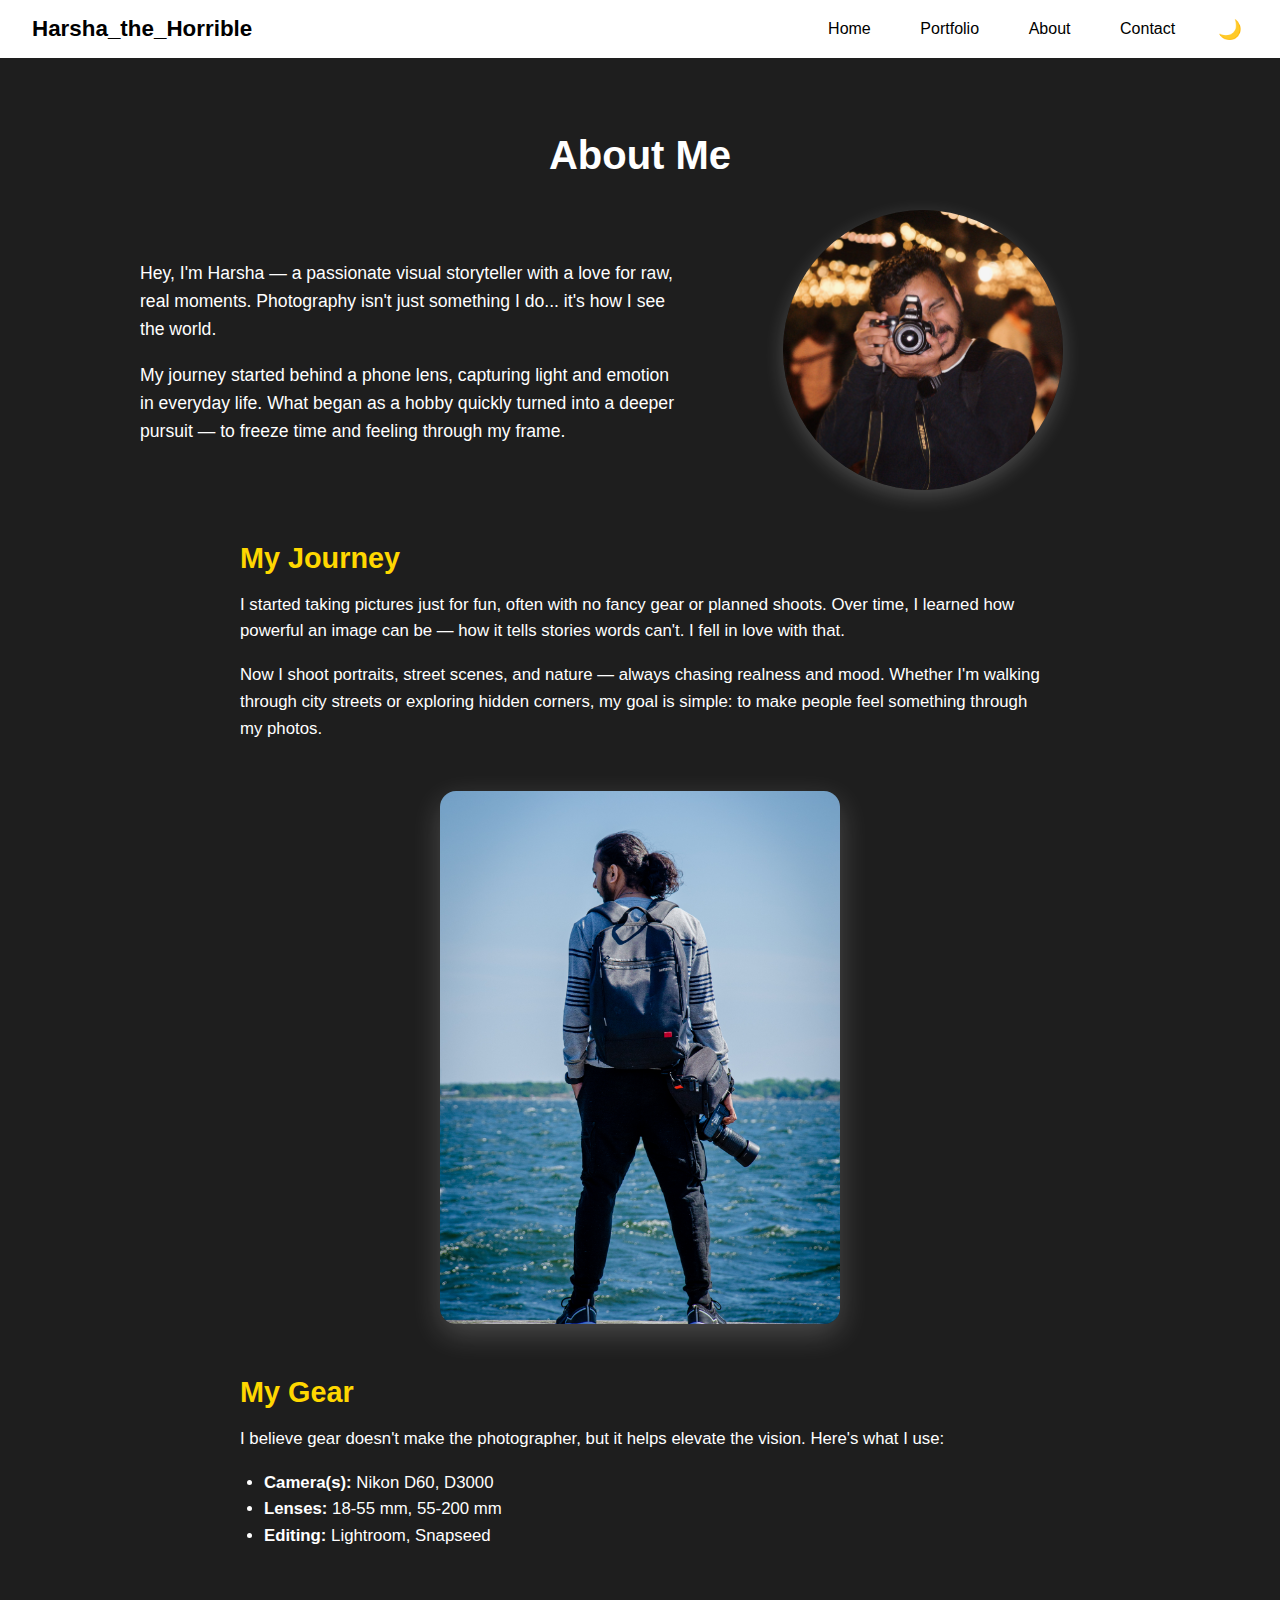
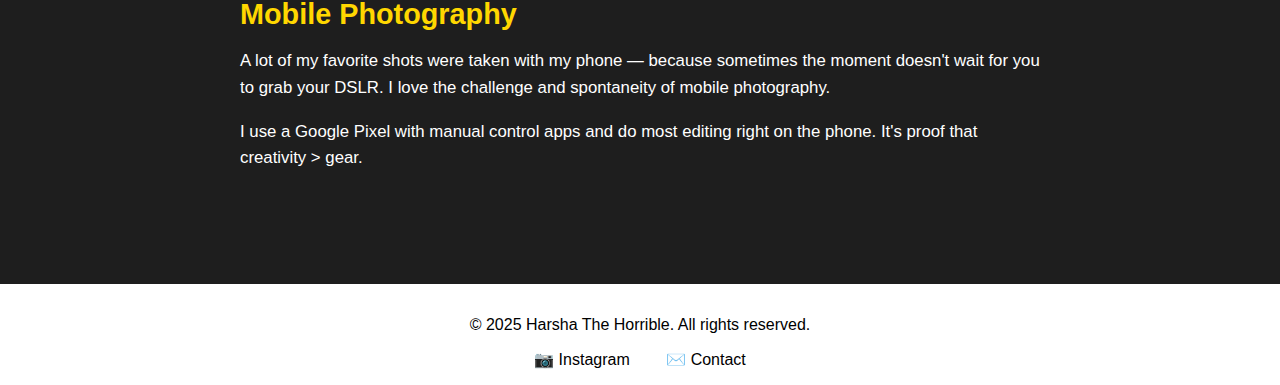
<file: about.html>
<!DOCTYPE html>
<html lang="en" data-theme="dark">
<head>
  <meta charset="UTF-8" />
  <meta name="viewport" content="width=device-width, initial-scale=1.0" />
  <title>About | Harsha The Horrible</title>
  <link rel="stylesheet" href="style.css" />
</head>
<body>
  <header>
    <div class="header-left">
      <div class="logo">Harsha<span>_the_Horrible</span></div>
    </div>
    <div class="header-right">
      <button id="menu-toggle" class="menu-icon">☰</button>
      <nav id="nav-links" class="hidden">
        <a href="index.html">Home</a>
        <a href="portfolio.html">Portfolio</a>
        <a href="about.html">About</a>
        <a href="contact.html">Contact</a>
        <button id="theme-toggle">🌙</button>
      </nav>
    </div>
  </header>
  
  <main>
    <section class="about-page">
      <h1>About Me</h1>
      <div class="about-wrapper">
        <div class="about-bio">
          <p>
            Hey, I'm Harsha — a passionate visual storyteller with a love for raw, real moments. Photography isn't just something I do... it's how I see the world.
          </p>
          <p>
            My journey started behind a phone lens, capturing light and emotion in everyday life. What began as a hobby quickly turned into a deeper pursuit — to freeze time and feeling through my frame.
          </p>
        </div>
        <div class="about-photo">
          <img src="images/harsha.jpg" alt="Harsha's Portrait">
        </div>
      </div>

      <section class="about-subsection">
        <h2>My Journey</h2>
        <p>
          I started taking pictures just for fun, often with no fancy gear or planned shoots. Over time, I learned how powerful an image can be — how it tells stories words can't. I fell in love with that.
        </p>
        <p>
          Now I shoot portraits, street scenes, and nature — always chasing realness and mood. Whether I'm walking through city streets or exploring hidden corners, my goal is simple: to make people feel something through my photos.
        </p>
      </section>

      <section class="about-image-block">
        <img src="images/harsha2.jpg" alt="Harsha Portrait 2">
      </section>

      <section class="about-subsection">
        <h2>My Gear</h2>
        <p>
          I believe gear doesn't make the photographer, but it helps elevate the vision. Here's what I use:
        </p>
        <ul>
          <li><strong>Camera(s):</strong> Nikon D60, D3000</li>
          <li><strong>Lenses:</strong> 18-55 mm, 55-200 mm</li>
          <li><strong>Editing:</strong> Lightroom, Snapseed</li>
        </ul>
      </section>

      <section class="about-subsection">
        <h2>Mobile Photography</h2>
        <p>
          A lot of my favorite shots were taken with my phone — because sometimes the moment doesn't wait for you to grab your DSLR. I love the challenge and spontaneity of mobile photography.
        </p>
        <p>
          I use a Google Pixel with manual control apps and do most editing right on the phone. It's proof that creativity > gear.
        </p>
      </section>
    </section>
  </main>

  <footer>
    <p>© 2025 Harsha The Horrible. All rights reserved.</p>
    <div class="social-links">
      <a href="https://instagram.com/harsha_the_horrible" target="_blank">📷 Instagram</a>
      <a href="contact.html">✉️ Contact</a>
    </div>
  </footer>

  <script src="script.js"></script>
</body>
</html>
</file>
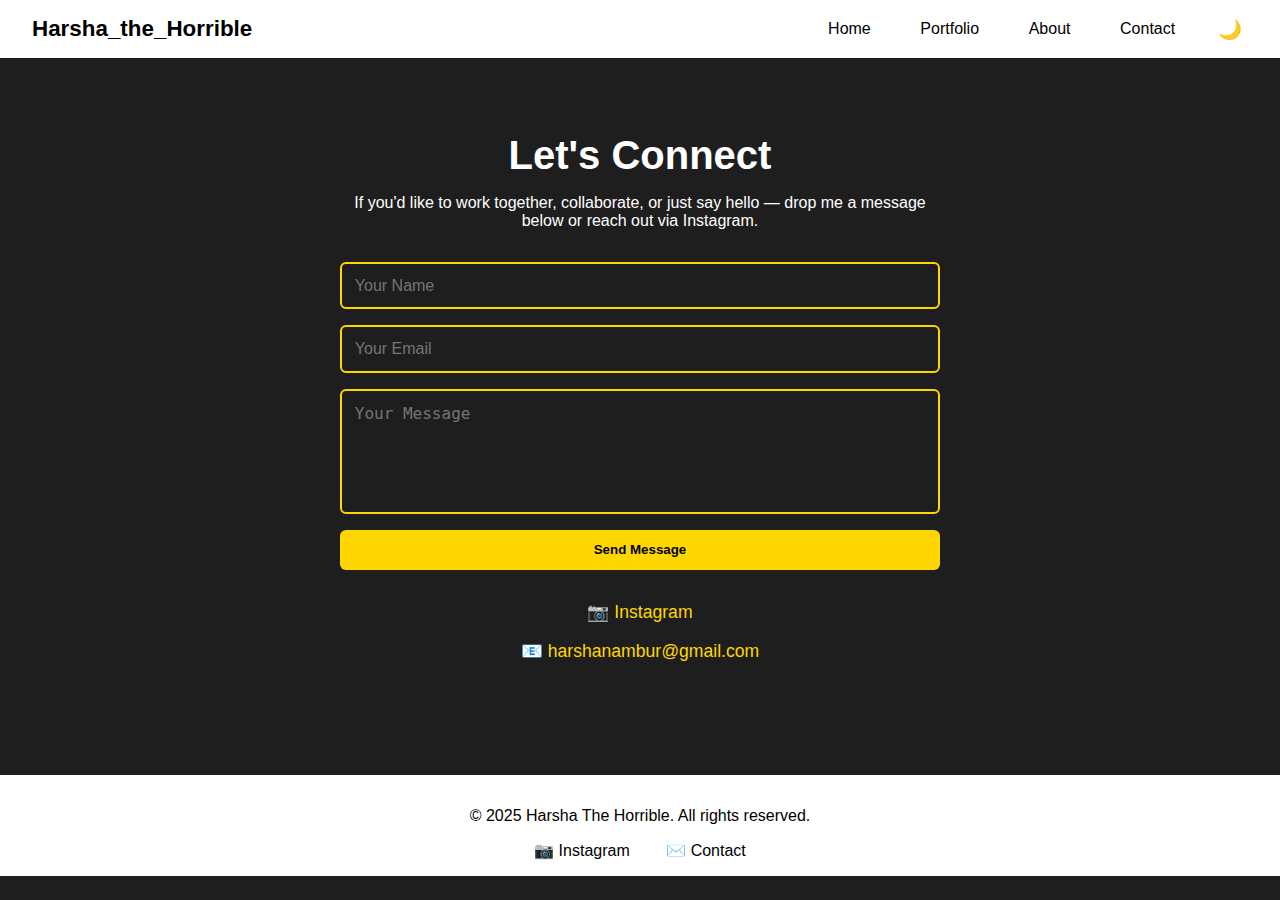
<file: contact.html>
<!DOCTYPE html>
<html lang="en" data-theme="dark">
<head>
  <meta charset="UTF-8" />
  <meta name="viewport" content="width=device-width, initial-scale=1.0" />
  <title>Contact | Harsha The Horrible</title>
  <link rel="stylesheet" href="style.css" />
</head>
<body>
  <header>
    <div class="header-left">
      <div class="logo">Harsha<span>_the_Horrible</span></div>
    </div>
    <div class="header-right">
      <button id="menu-toggle" class="menu-icon">☰</button>
      <nav id="nav-links" class="hidden">
        <a href="index.html">Home</a>
        <a href="portfolio.html">Portfolio</a>
        <a href="about.html">About</a>
        <a href="contact.html">Contact</a>
        <button id="theme-toggle">🌙</button>
      </nav>
    </div>
  </header>
  
  <main>
    <section class="contact-section">
      <h1>Let's Connect</h1>
      <p>If you'd like to work together, collaborate, or just say hello — drop me a message below or reach out via Instagram.</p>

      <form id="contactForm" class="contact-form" action="https://formspree.io/f/mwplnqgl" method="POST">
        <input type="text" name="name" placeholder="Your Name" required />
        <input type="email" name="email" placeholder="Your Email" required />
        <textarea name="message" placeholder="Your Message" rows="5" required></textarea>
        
        <input type="hidden" name="_subject" value="New message from your portfolio site!" />
        <input type="hidden" name="_captcha" value="false" />
      
        <button type="submit">Send Message</button>
      </form>
      
      <!-- Popup message -->
      <div id="thankYouPopup" class="popup hidden">
        <p>Thank you for your message! Redirecting to homepage...</p>
      </div>

      <div class="contact-links">
        <p>📷 <a href="https://instagram.com/harsha_the_horrible" target="_blank">Instagram</a></p>
        <p>📧 <a href="mailto:harshanambur@gmail.com">harshanambur@gmail.com</a></p>
      </div>
    </section>
  </main>

  <footer>
    <p>© 2025 Harsha The Horrible. All rights reserved.</p>
    <div class="social-links">
      <a href="https://instagram.com/harsha_the_horrible" target="_blank">📷 Instagram</a>
      <a href="contact.html">✉️ Contact</a>
    </div>
  </footer>

  <script src="script.js"></script>
</body>
</html>
</file>
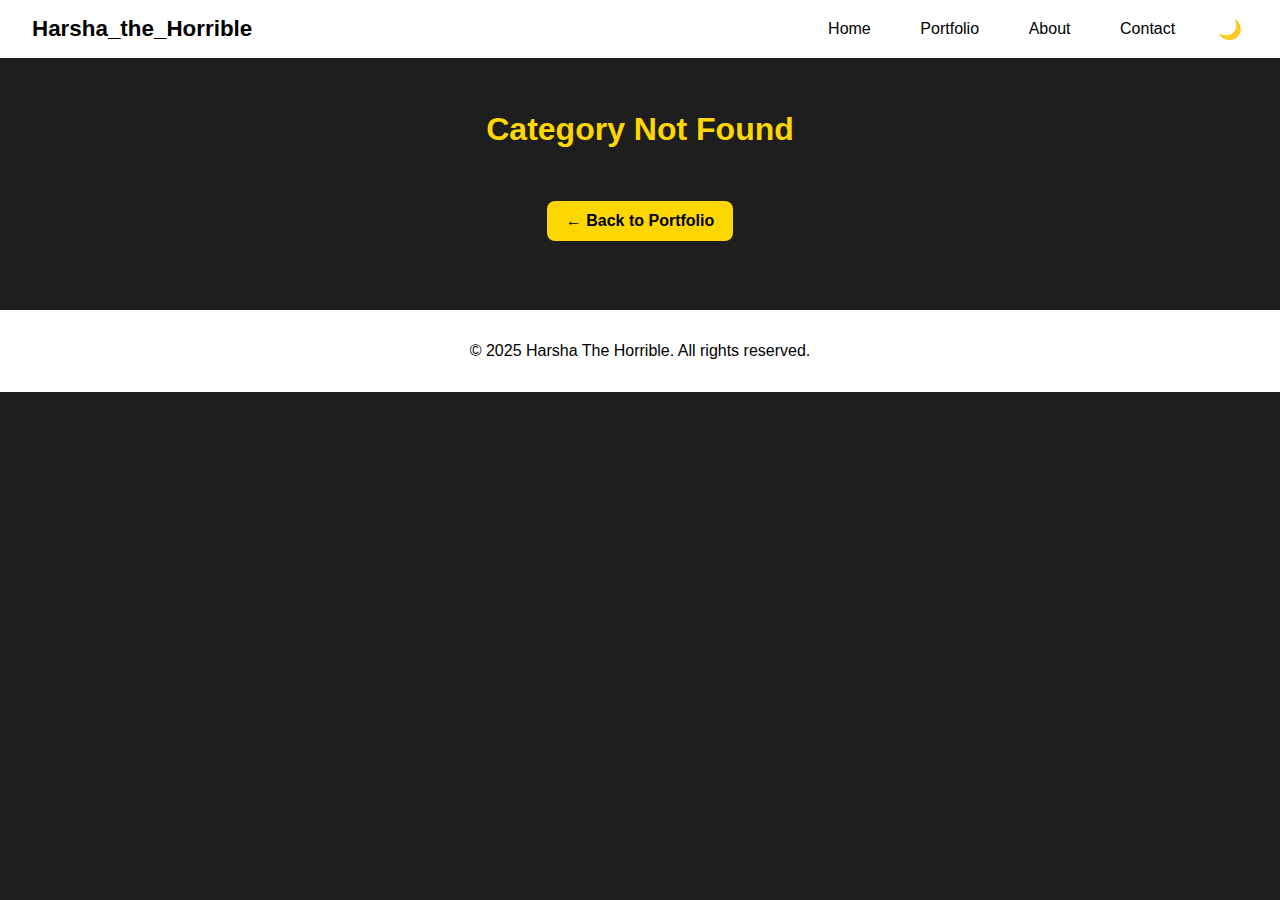
<file: view-category.html>
<!DOCTYPE html>
<html lang="en" data-theme="dark">
<head>
  <meta charset="UTF-8">
  <meta name="viewport" content="width=device-width, initial-scale=1.0">
  <title>Category View | Harsha The Horrible</title>
  <link rel="stylesheet" href="style.css">
  <style>
    .category-gallery {
      max-width: 1200px;
      margin: 0 auto;
      padding: 2rem;
      text-align: center;
    }
    .category-gallery h1 {
      margin-bottom: 2rem;
      color: var(--accent);
    }
    .category-gallery .grid {
      display: flex;
      flex-wrap: wrap;
      gap: 1rem;
      justify-content: center;
    }
    .category-gallery .grid img {
      width: 100%;
      max-width: 300px;
      aspect-ratio: 1 / 1;
      object-fit: cover;
      border-radius: 10px;
      box-shadow: 0 4px 20px rgba(0,0,0,0.3);
    }
    .back-button {
      margin-top: 2rem;
    }
    .back-button a {
      background: var(--accent);
      color: black;
      padding: 0.7rem 1.2rem;
      text-decoration: none;
      font-weight: bold;
      border-radius: 8px;
    }
  </style>
</head>
<body>
  <header>
    <div class="logo">Harsha<span>_the_Horrible</span></div>
    <button id="menu-toggle" class="menu-icon">☰</button>
    <nav id="nav-links" class="hidden">
      <a href="index.html">Home</a>
      <a href="portfolio.html">Portfolio</a>
      <a href="about.html">About</a>
      <a href="contact.html">Contact</a>
      <button id="theme-toggle">🌙</button>
    </nav>
  </header>

  <main class="category-gallery">
    <h1 id="category-title">Category</h1>
    <div class="grid" id="category-grid"></div>
    <div class="back-button">
      <a href="portfolio.html">← Back to Portfolio</a>
    </div>
  </main>

  <footer>
    <p>© 2025 Harsha The Horrible. All rights reserved.</p>
  </footer>

  <script>
    const categoryMap = {
      "Portraits": ["portrait1.jpg", "portrait2.jpg", "portrait3.jpg", "portrait4.jpg"],
      "Street": ["street1.jpg", "street2.jpg", "street3.jpg", "street4.jpg"],
      "Nature": ["nature1.jpg", "nature2.jpg", "nature3.jpg"],
      "Unposted": ["unposted1.jpg"]
    };

    const params = new URLSearchParams(window.location.search);
    const category = params.get("category");

    const title = document.getElementById("category-title");
    const grid = document.getElementById("category-grid");

    if (category && categoryMap[category]) {
      title.textContent = category;
      categoryMap[category].forEach(file => {
        const link = document.createElement("a");
        link.href = `photo-template.html?img=images/${file}`;
        const img = document.createElement("img");
        img.src = `images/${file}`;
        img.alt = file;
        link.appendChild(img);
        grid.appendChild(link);
      });
    } else {
      title.textContent = "Category Not Found";
    }
  </script>
  <script src="script.js"></script>
</body>
</html>
</file>
<file: style.css>
:root {
    --bg: #f1f1f1;
    --text: #000000;
    --accent: #dab900;
    --header-bg: #000000;
    --footer-bg: #000000;
  }

  [data-theme="dark"] {
    --bg: #1e1e1e;
    --text: #ffffff;
    --accent: #FFD700; /* same yellow */
    --header-bg: #ffffff;
    --footer-bg: #ffffff;
  }
    
  body {
    margin: 0;
    font-family: 'Segoe UI', sans-serif;
    background: var(--bg);
    color: var(--text);
  }
  
  header {
    background: var(--header-bg);
    padding: 1rem 2rem;
    display: flex;
    justify-content: space-between;
    align-items: center;
  }
  
  .logo {
    font-weight: bold;
    font-size: 1.4rem;
    color: white;
  }
  
  .logo span {
    color: white;
  }
  
  nav a {
    color: white;
    margin: 0 0.8rem;
    text-decoration: none;
    font-weight: 500;
  }
  
  nav a:hover {
    text-decoration: underline;
  }
  
  #theme-toggle {
    background: none;
    border: none;
    color: white;
    font-size: 1.2rem;
    cursor: pointer;
  }
  
  .hero {
    text-align: center;
    padding: 5rem 2rem;
  }
  
  .hero h1 {
    font-size: 2.5rem;
    margin-bottom: 1rem;
  }
  
  .hero p {
    font-size: 1.2rem;
    margin-bottom: 2rem;
  }
  
  .cta {
    padding: 0.8rem 1.5rem;
    background: var(--accent); /* yellow */
    color: black; /* black text */
    text-decoration: none;
    border-radius: 6px;
    font-weight: bold;
    transition: background 0.3s ease, color 0.3s ease;
  }
  
  .cta:hover {
    background: #e6c200; /* slightly deeper yellow on hover */
    color: var(--text); /* still black if in light mode, white if in dark mode */
  }

  .featured-gallery {
    padding: 2rem;
    text-align: center;
  }
  
  .gallery-grid {
    display: flex;
    justify-content: center;
    flex-wrap: wrap;
    gap: 1rem;
    margin-bottom: 1.5rem;
  }
    
  .featured-gallery h2 {
    margin-bottom: 1rem;
  }
  
  .gallery-grid img {
    width: 30%;
    aspect-ratio: 3 / 4;
    object-fit: cover;
    border-radius: 8px;
    transition: transform 0.3s ease, box-shadow 0.3s ease;
    box-shadow: 0 4px 12px rgba(0, 0, 0, 0.3); /* default: light theme shadow */
  }
  
  [data-theme="dark"] .gallery-grid img {
    box-shadow: 0 4px 12px rgba(255, 255, 255, 0.2); /* soft white glow in dark mode */
  }
  
  .gallery-grid img:hover {
    transform: scale(1.03);
  }

  .quote-section {
    background-color: var(--accent); 
    color: black; 
    text-align: center;
    padding: 2rem 1rem;
    font-style: italic;
    margin-top: 2rem;
  }

  .social-links {
    margin-top: 0.5rem;
  }
  
  .social-links a {
    color: white;
    margin: 0 1rem;
    text-decoration: none;
  }
  
  [data-theme="dark"] header,
  [data-theme="dark"] footer {
    background-color: var(--header-bg); /* already white in dark mode */
    color: var(--text); /* now black */
  }
  
  [data-theme="dark"] nav a,
  [data-theme="dark"] #theme-toggle,
  [data-theme="dark"] .logo,
  [data-theme="dark"] .logo span {
    color: black;
  }

  [data-theme="dark"] footer {
    background-color: var(--footer-bg); /* white */
    color: black !important;
  }
  
  [data-theme="dark"] footer p,
  [data-theme="dark"] .social-links a {
    color: black !important;
  }
  
  .about-section {
    padding: 3rem 2rem;
    background-color: var(--bg);
    color: var(--text);
  }
  
  .about-content {
    display: flex;
    flex-wrap: wrap;
    align-items: center;
    gap: 2rem;
    justify-content: center;
    max-width: 1000px;
    margin: 0 auto;
  }
  
  .about-text {
    flex: 1 1 300px;
  }
  
  .about-text h2 {
    font-size: 2rem;
    margin-bottom: 1rem;
  }
  
  .about-text p {
    font-size: 1.1rem;
    line-height: 1.6;
  }
  
  .about-image {
    flex: 1 1 250px;
    text-align: center;
  }
  
  .about-image img {
    width: 100%;
    max-width: 300px;     
    aspect-ratio: 1 / 1;  
    object-fit: cover;    
    border-radius: 50%;   
    box-shadow: 0 6px 20px rgba(0,0,0,0.3);
  }
  
  [data-theme="dark"] .about-image img {
    box-shadow: 0 6px 20px rgba(255,255,255,0.2);
  }

  /* Portfolio section */
.portfolio-section {
    padding: 3rem 2rem;
    text-align: center;
    background: var(--bg);
    color: var(--text);
  }
  
  .portfolio-section h2 {
    font-size: 2.5rem;
    margin-bottom: 2rem;
  }
  
  /* Filter buttons */
  .filter-buttons {
    display: flex;
    flex-wrap: wrap;
    justify-content: center;
    gap: 1rem;
    margin-bottom: 2rem;
  }
  
  .filter-btn {
    padding: 0.5rem 1.2rem;
    border: none;
    background: var(--accent);
    color: black;
    font-weight: bold;
    border-radius: 8px;
    cursor: pointer;
    transition: transform 0.2s ease;
  }
  
  .filter-btn:hover {
    transform: scale(1.05);
  }
  
  .filter-btn.active {
    outline: 3px solid black;
  }
  
  /* Gallery grid */
  .gallery-grid {
    display: flex;
    flex-wrap: wrap;
    gap: 1rem;
    justify-content: center;
  }
  
  .gallery-grid img {
    width: 30%;
    aspect-ratio: 3 / 4;
    object-fit: cover;
    border-radius: 10px;
    transition: transform 0.3s ease, box-shadow 0.3s ease;
    box-shadow: 0 4px 12px rgba(0, 0, 0, 0.5);
  }
  
  .gallery-grid img:hover {
    transform: scale(1.03);
  }
  
  [data-theme="dark"] .gallery-grid img {
    box-shadow: 0 4px 12px rgba(255, 255, 255, 0.4);
  }
  
  .about-page {
    padding: 3rem 2rem;
    max-width: 1000px;
    margin: 0 auto;
    text-align: center;
    color: var(--text);
  }
  
  .about-page h1 {
    font-size: 2.5rem;
    margin-bottom: 2rem;
  }
  
  .about-wrapper {
    display: flex;
    flex-wrap: wrap;
    align-items: center;
    justify-content: center;
    gap: 2rem;
    text-align: left;
  }
  
  .about-bio {
    flex: 1 1 400px;
    font-size: 1.1rem;
    line-height: 1.6;
  }
  
  .about-photo {
    flex: 1 1 300px;
    text-align: center;
  }
  
  .about-photo img {
    width: 100%;
    max-width: 280px;
    aspect-ratio: 1 / 1;
    object-fit: cover;
    border-radius: 50%;
    box-shadow: 0 6px 20px rgba(0, 0, 0, 0.3);
  }
  
  [data-theme="dark"] .about-photo img {
    box-shadow: 0 6px 20px rgba(255, 255, 255, 0.2);
  }

  .about-image-block {
    text-align: center;
    margin: 3rem auto;
  }
  
  .about-image-block img {
    width: 100%;
    max-width: 400px;
    object-fit: cover;
    aspect-ratio: 3 / 4;
    border-radius: 16px;
    box-shadow: 0 10px 30px rgba(0, 0, 0, 0.25);
  }
  
  [data-theme="dark"] .about-image-block img {
    box-shadow: 0 10px 30px rgba(255, 255, 255, 0.2);
  }
  
  .about-subsection {
    margin-top: 3rem;
    text-align: left;
    max-width: 800px;
    margin-left: auto;
    margin-right: auto;
  }
  
  .about-subsection h2 {
    font-size: 1.8rem;
    margin-bottom: 1rem;
    color: var(--accent);
  }
  
  .about-subsection p,
  .about-subsection ul {
    font-size: 1.05rem;
    line-height: 1.6;
    margin-bottom: 1rem;
  }
  
  .about-subsection ul {
    list-style-type: disc;
    padding-left: 1.5rem;
  }
  
  .contact-section {
    padding: 3rem 2rem;
    max-width: 600px;
    margin: 0 auto;
    text-align: center;
  }
  
  .contact-section h1 {
    font-size: 2.5rem;
    margin-bottom: 1rem;
  }
  
  .contact-form {
    display: flex;
    flex-direction: column;
    gap: 1rem;
    margin-top: 2rem;
  }
  
  .contact-form input,
  .contact-form textarea {
    padding: 0.8rem;
    border: 2px solid var(--accent);
    border-radius: 6px;
    background-color: var(--bg);
    color: var(--text);
    font-size: 1rem;
    resize: none;
  }
  
  .contact-form button {
    background-color: var(--accent);
    color: black;
    padding: 0.8rem;
    font-weight: bold;
    border: none;
    border-radius: 6px;
    cursor: pointer;
    transition: background 0.3s ease;
  }
  
  .contact-form button:hover {
    background-color: #e6c200;
  }
  
  .contact-links {
    margin-top: 2rem;
    font-size: 1.1rem;
  }
  
  .contact-links a {
    color: var(--accent);
    text-decoration: none;
  }
  
  .contact-links a:hover {
    text-decoration: underline;
  }
  
  .popup {
    position: fixed;
    top: 40%;
    left: 50%;
    transform: translate(-50%, -50%);
    background: var(--accent);
    color: black;
    padding: 2rem 2.5rem;
    border-radius: 12px;
    font-weight: bold;
    box-shadow: 0 6px 20px rgba(0, 0, 0, 0.3);
    z-index: 9999;
    text-align: center;
  }
  
  .popup.hidden {
    display: none;
  }
  
  footer {
    background: var(--footer-bg);
    color: white;
    text-align: center;
    padding: 1rem 0;
    margin-top: 3rem;
  }
  
  header {
    display: flex;
    justify-content: space-between;
    align-items: center;
    flex-wrap: wrap;
    background: var(--header-bg);
    padding: 1rem 2rem;
  }
  
  .nav-right {
    display: flex;
    align-items: center;
    gap: 1rem;
  }
  
  /* Hide nav on mobile */
  @media (max-width: 768px) {
    .menu-icon {
      display: block;
    }
  
    #nav-links.hidden {
      display: none;
    }
  
    #nav-links {
      flex-direction: column;
      width: 100%;
      background-color: var(--header-bg);
      margin-top: 1rem;
      padding: 1rem 0;
    }
  
    #nav-links a,
    #nav-links button {
      margin: 0.5rem 1.5rem;
      width: 100%;
      text-align: left;
    }
  }
  
  /* Always show nav on desktop */
  @media (min-width: 769px) {
    .menu-icon {
      display: none;
    }
  
    #nav-links {
      display: flex !important;
      gap: 1rem;
    }
  }
  
  /* ==== HEADER BASE ==== */
header {
  display: flex;
  justify-content: space-between;
  align-items: center;
  flex-wrap: wrap;
  background: var(--header-bg);
  padding: 1rem 2rem;
  position: relative;
}

/* ==== MENU ICON ==== */
.menu-icon {
  background: none;
  border: none;
  font-size: 2rem;
  cursor: pointer;
  color: var(--text); /* auto-adapt to theme */
  display: none; /* hidden by default (shown in mobile) */
}

/* ==== NAV DEFAULT ==== */
#nav-links {
  display: flex;
  gap: 1.2rem;
  align-items: center;
}

/* Hide menu when "hidden" class applied */
#nav-links.hidden {
  display: none;
}

/* ==== MOBILE STYLING ==== */
@media (max-width: 768px) {
  .menu-icon {
    display: block; /* show ☰ on mobile */
  }

  #nav-links {
    flex-direction: column;
    background: var(--header-bg);
    width: 100%;
    margin-top: 1rem;
    padding: 1rem 0;
  }

  #nav-links a,
  #nav-links button {
    margin: 0.5rem 1rem;
    width: 100%;
    text-align: left;
  }
}

/* ==== DESKTOP RESTORE ==== */
@media (min-width: 769px) {
  #nav-links {
    display: flex !important;
  }

  .menu-icon {
    display: none;
  }
}
header {
  display: flex;
  justify-content: space-between;
  align-items: center;
  background: var(--header-bg);
  padding: 1rem 2rem;
  flex-wrap: nowrap;
}

.header-left {
  flex: 1;
}

.header-right {
  display: flex;
  align-items: center;
  gap: 1rem;
}

/* ☰ icon styling (manual color already handled) */
.menu-icon {
  font-size: 2rem;
  background: none;
  border: none;
  cursor: pointer;
}

/* Mobile menu visibility */
#nav-links.hidden {
  display: none;
}

/* Mobile layout */
@media (max-width: 768px) {
  #nav-links {
    position: absolute;
    top: 100%;
    left: 0;
    width: 100%;
    flex-direction: column;
    background: var(--header-bg);
    padding: 1rem;
  }

  #nav-links a,
  #nav-links button {
    width: 100%;
    text-align: left;
    margin: 0.5rem 0;
  }
}

/* Always show nav on desktop */
@media (min-width: 769px) {
  .menu-icon {
    display: none;
  }

  #nav-links {
    display: flex !important;
    gap: 1.5rem;
  }
}

/* Basic nav */
nav {
  display: flex;
  align-items: center;
}

/* Hide hamburger icon on desktop */
.menu-icon {
  display: none;
  background: none;
  border: none;
  font-size: 2rem;
  color: white;
  cursor: pointer;
}

/* Hide nav for mobile until toggled */
#nav-links.hidden {
  display: none;
}

/* === MOBILE ONLY === */
@media (max-width: 768px) {
  header {
    flex-wrap: wrap;
    align-items: center;
  }

/* Default for light theme (black icon) */
.menu-icon {
  display: none;
  font-size: 2rem;
  background: none;
  border: none;
  cursor: pointer;
  color: rgb(255, 255, 255);
}

/* Show and override color in dark mode */
[data-theme="dark"] .menu-icon {
  display: block;
  color: rgb(0, 0, 0);
}

@media (max-width: 768px) {
  .menu-icon {
    display: block;
  }
}

  #nav-links {
    flex-direction: column;
    width: 100%;
    background-color: var(--header-bg);
    margin-top: 1rem;
    padding: 1rem 0;
  }

  #nav-links a,
  #nav-links button {
    margin: 0.5rem 1.5rem;
    text-align: left;
    width: 100%;
  }
}

header {
  display: flex;
  justify-content: space-between;
  align-items: center;
  background: var(--header-bg);
  padding: 1rem 2rem;
  flex-wrap: nowrap;
}

.header-left {
  flex: 1;
}

.header-right {
  display: flex;
  align-items: center;
  gap: 1rem;
}

.carousel {
  display: flex;
  align-items: center;
  overflow: hidden;
  position: relative;
  margin: 1rem 0;
}

.carousel-track {
  display: flex;
  gap: 1rem;
  overflow-x: auto;
  scroll-behavior: smooth;
  padding: 1rem;
}

.carousel-track::-webkit-scrollbar {
  display: none;
}

.carousel-btn {
  background-color: var(--accent);
  color: black;
  font-size: 1.5rem;
  padding: 0.5rem 1rem;
  border: none;
  cursor: pointer;
  z-index: 2;
}

.carousel-track img {
  max-height: 300px;
  object-fit: cover;
  border-radius: 10px;
  box-shadow: 0 4px 12px rgba(0, 0, 0, 0.3);
  transition: transform 0.3s;
}

.carousel-track img:hover {
  transform: scale(1.05);
}

.category-block h2 {
  margin: 2rem 1rem 1rem;
  font-size: 1.8rem;
  color: var(--accent);
}

.view-all-wrapper {
  margin-top: 1rem;
  text-align: center;
}
.view-all-btn {
  display: inline-block;
  background-color: var(--accent);
  color: black;
  padding: 0.6rem 1.2rem;
  border-radius: 8px;
  font-weight: bold;
  text-decoration: none;
  transition: background 0.3s ease;
}
.view-all-btn:hover {
  background-color: #e6c200;
}

/* ☰ icon styling (manual color already handled) */
.menu-icon {
  font-size: 2rem;
  background: none;
  border: none;
  cursor: pointer;
}

/* Mobile menu visibility */
#nav-links.hidden {
  display: none;
}

/* Mobile layout */
@media (max-width: 768px) {
  #nav-links {
    position: absolute;
    top: 100%;
    left: 0;
    width: 100%;
    flex-direction: column;
    background: var(--header-bg);
    padding: 1rem;
  }

  #nav-links a,
  #nav-links button {
    width: 100%;
    text-align: left;
    margin: 0.5rem 0;
  }
}

/* Always show nav on desktop */
@media (min-width: 769px) {
  .menu-icon {
    display: none;
  }

  #nav-links {
    display: flex !important;
    gap: 1.5rem;
  }
}

/* Hides nav only on mobile if .hidden is applied */
@media (max-width: 768px) {
  #nav-links.hidden {
    display: none;
  }
}

/* Mobile Responsive  */
@media (max-width: 768px) {
    header {
      flex-direction: column;
      align-items: flex-start;
    }
  
    nav {
      display: flex;
      flex-direction: column;
      align-items: flex-start;
      width: 100%;
      margin-top: 1rem;
    }
  
    nav a {
      margin: 0.5rem 0;
    }
  
    .hero h1 {
      font-size: 2rem;
    }
  
    .gallery-grid img {
      width: 100%;
    }
  
    .about-wrapper {
      flex-direction: column;
      text-align: center;
    }
  
    .about-photo img {
      max-width: 200px;
    }
  
    .filter-buttons {
      flex-direction: column;
      gap: 0.5rem;
    }
  
    .contact-form {
      width: 100%;
    }
  
    .popup {
      width: 90%;
      font-size: 1rem;
    }
  }
</file>
